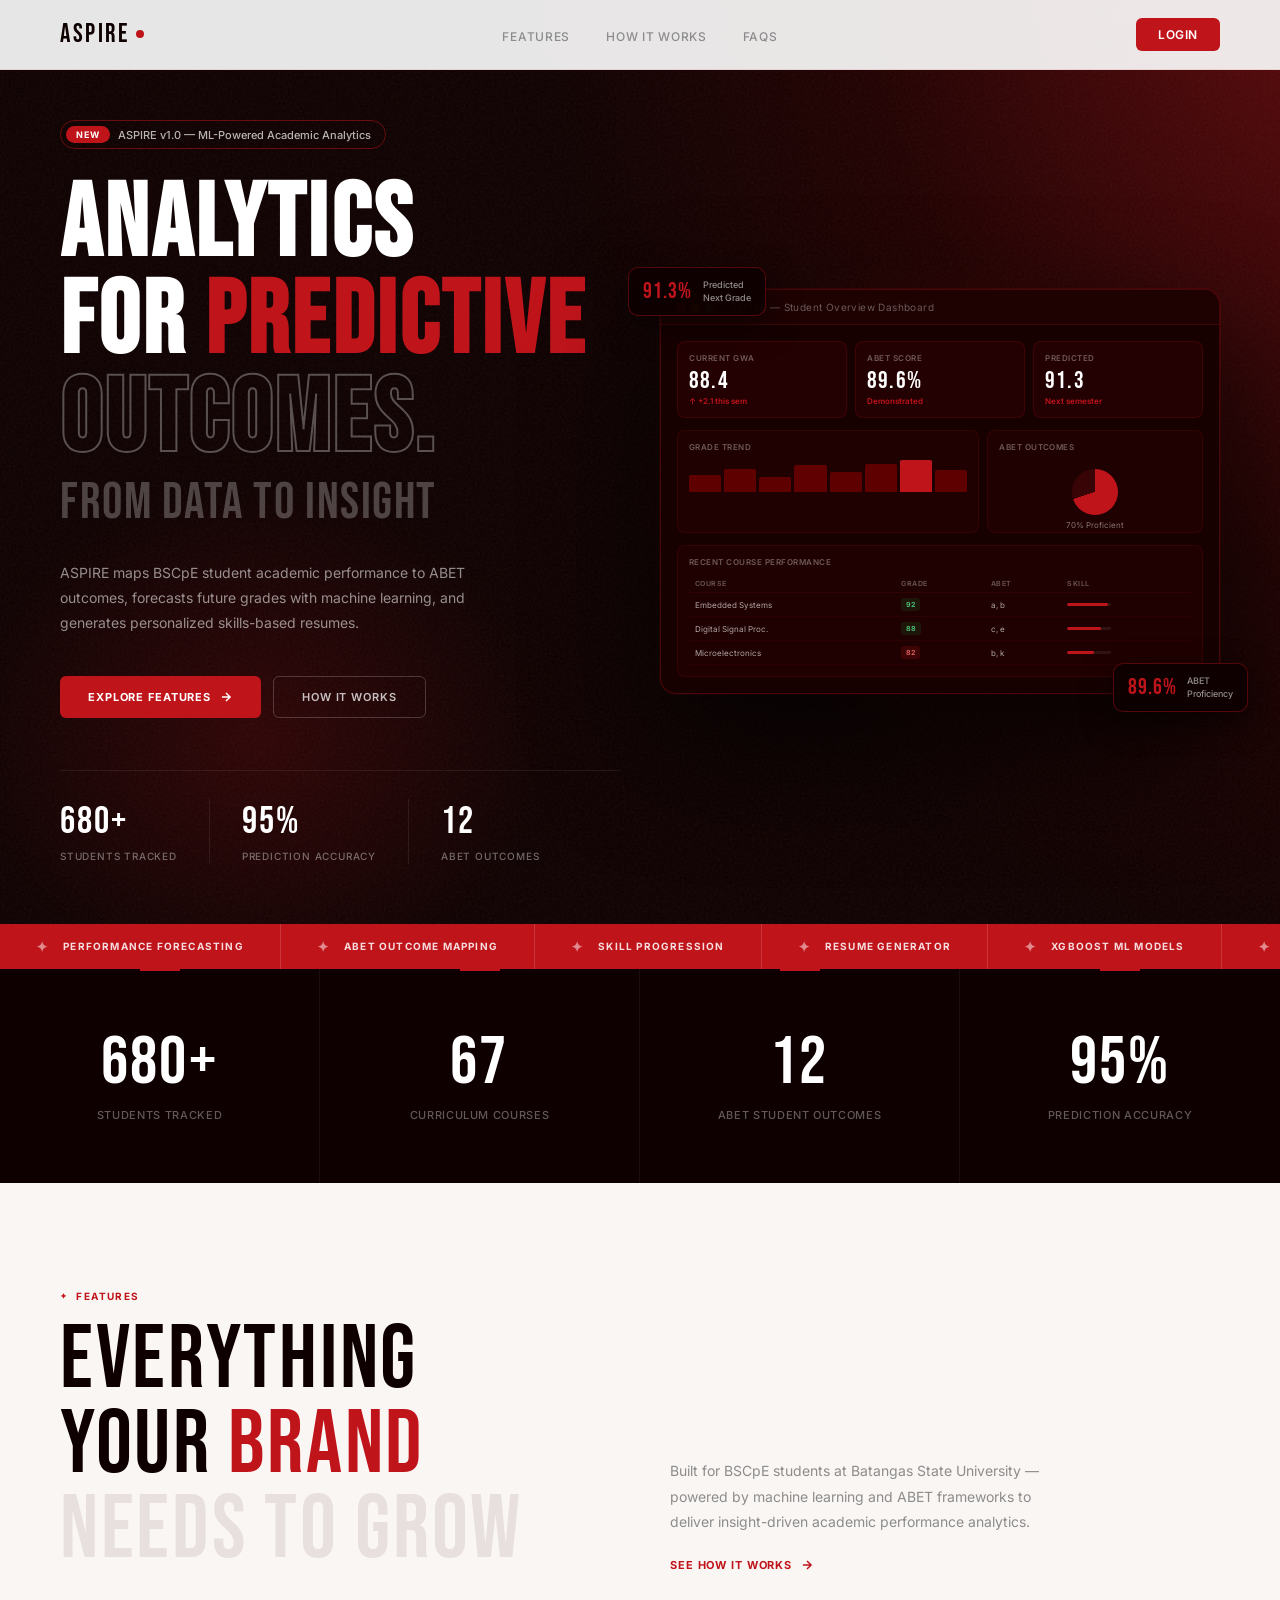
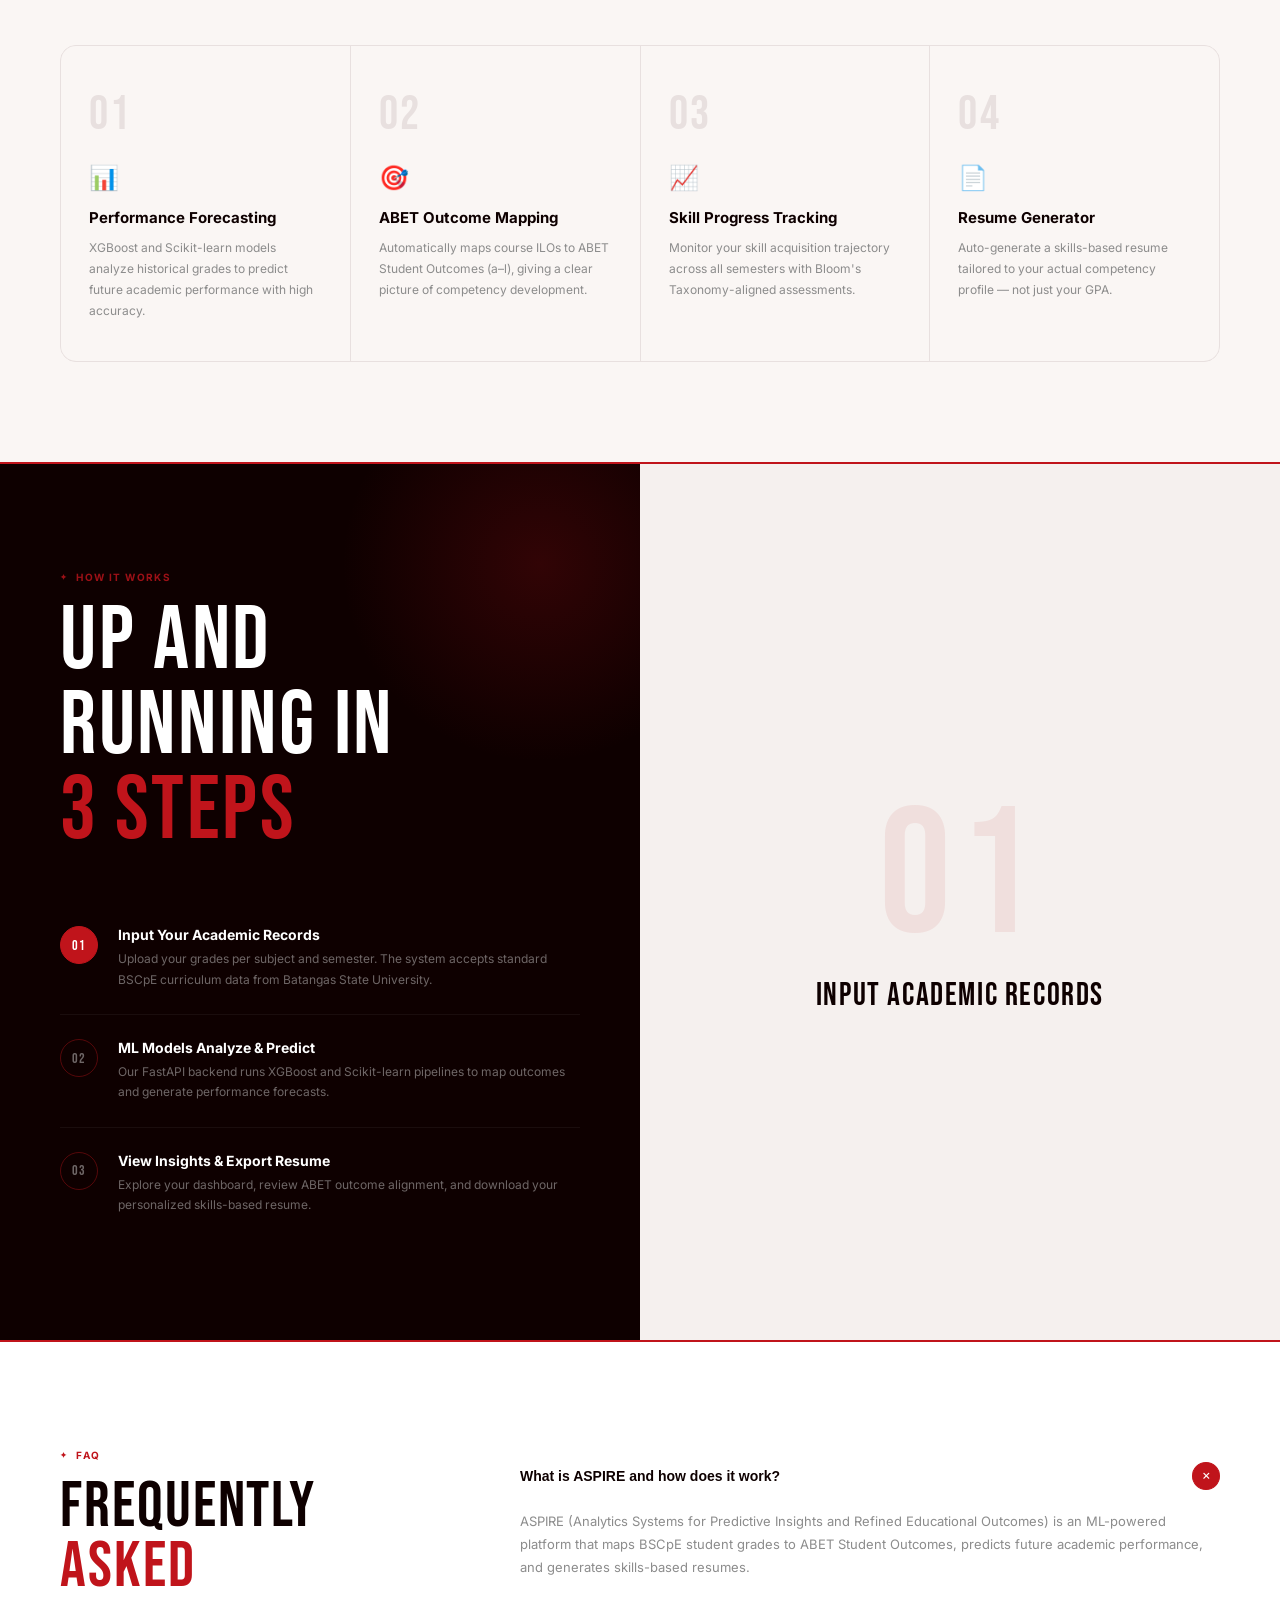
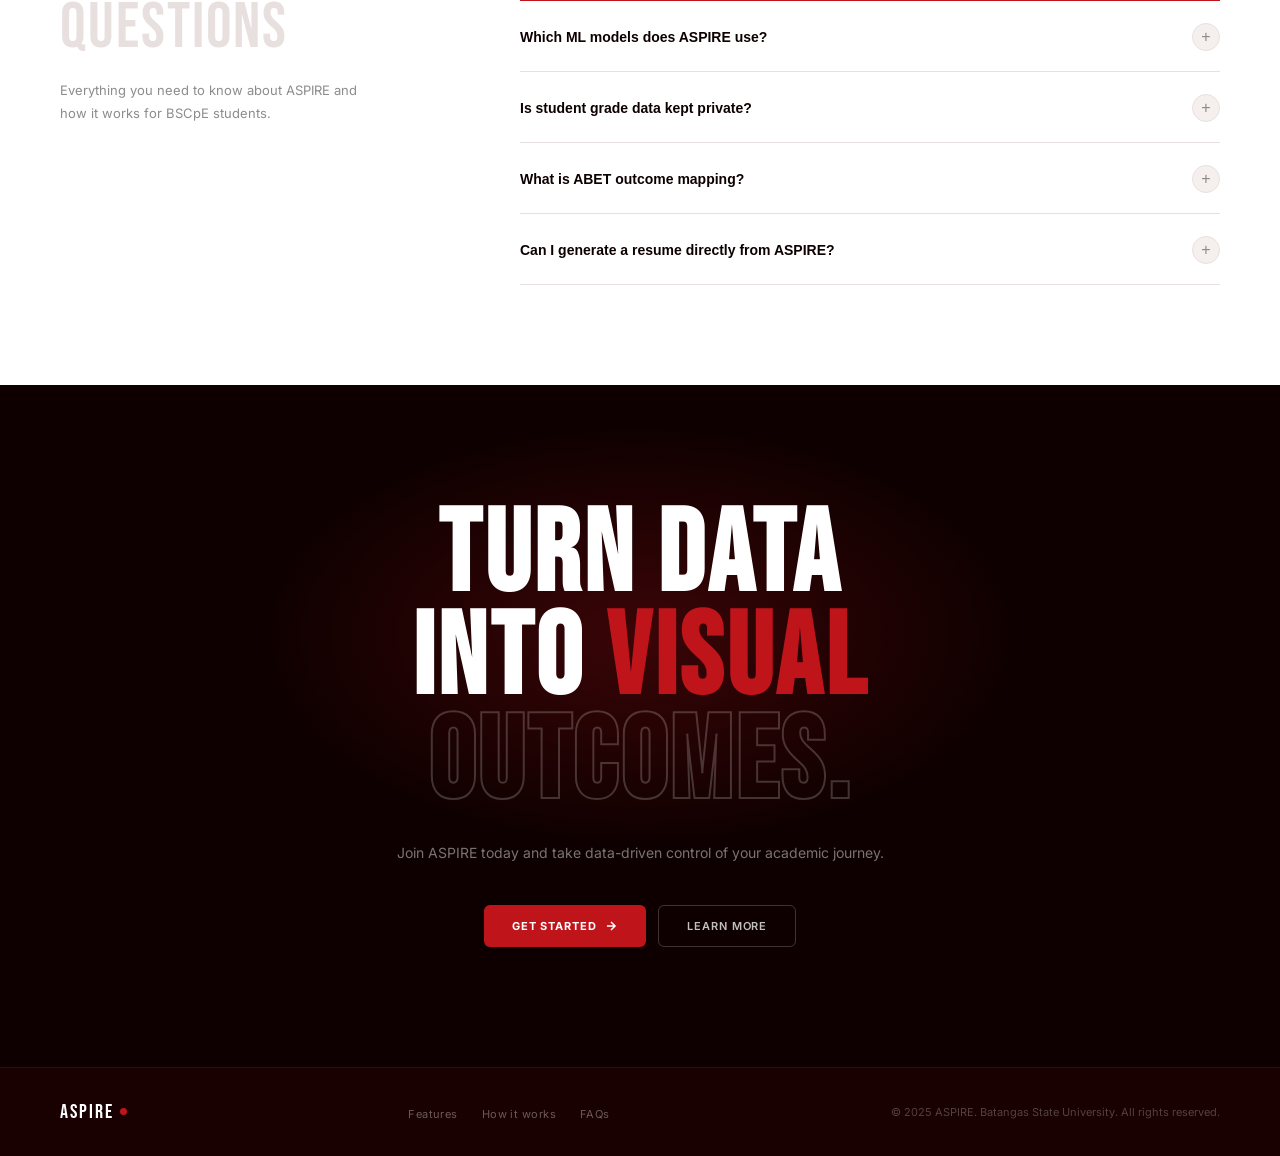
<file: aspire_landing_new.html>
<!DOCTYPE html>
<html lang="en">
<head>
<meta charset="UTF-8">
<meta name="viewport" content="width=device-width, initial-scale=1.0">
<title>ASPIRE — Analytics for Predictive Educational Outcomes</title>
<meta name="description" content="ASPIRE maps student academic performance to real outcomes, forecasts future grades with machine learning, and generates personalized skills-based resumes.">
<link rel="preconnect" href="https://fonts.googleapis.com">
<link href="https://fonts.googleapis.com/css2?family=Bebas+Neue&family=Inter:wght@300;400;500;600&family=Manrope:wght@400;500;600;700;800;900&display=swap" rel="stylesheet">
<style>
*,*::before,*::after{box-sizing:border-box;margin:0;padding:0}
:root{
  --red:#C0141B;
  --red-dark:#8B0000;
  --red-light:#E52D2D;
  --white:#FFFFFF;
  --off-white:#F5F0EE;
  --cream:#FAF6F4;
  --dark:#0E0000;
  --dark2:#1A0101;
  --grey:#8C8C8C;
  --light-grey:#E8E0DF;
}
html{scroll-behavior:smooth}
body{background:var(--white);color:var(--dark);font-family:'Inter',sans-serif;overflow-x:hidden}
::-webkit-scrollbar{width:3px}
::-webkit-scrollbar-track{background:var(--off-white)}
::-webkit-scrollbar-thumb{background:var(--red);border-radius:2px}

/* ── NAVBAR ── */
nav{
  position:fixed;top:0;left:0;right:0;z-index:100;
  display:flex;align-items:center;justify-content:space-between;
  padding:18px 60px;
  background:rgba(255,255,255,0.9);
  backdrop-filter:blur(20px);
  -webkit-backdrop-filter:blur(20px);
  border-bottom:1px solid rgba(192,20,27,0.1);
  transition:all 0.3s;
}
nav.scrolled{background:rgba(255,255,255,0.98);box-shadow:0 2px 20px rgba(0,0,0,0.06)}
.nav-logo{font-family:'Bebas Neue',sans-serif;font-size:26px;color:var(--dark);text-decoration:none;letter-spacing:0.1em;display:flex;align-items:center;gap:6px}
.nav-logo .dot{width:8px;height:8px;background:var(--red);border-radius:50%;display:inline-block;margin-bottom:2px}
.nav-links{display:flex;align-items:center;gap:36px;list-style:none;position:absolute;left:50%;transform:translateX(-50%)}
.nav-links a{font-size:12px;font-weight:500;color:var(--grey);text-decoration:none;transition:color 0.2s;letter-spacing:0.06em;text-transform:uppercase}
.nav-links a:hover{color:var(--dark)}
.nav-right{display:flex;align-items:center;gap:10px}
.nav-login{font-size:12px;font-weight:600;color:var(--white);background:var(--red);border:none;padding:9px 22px;border-radius:6px;cursor:pointer;transition:all 0.2s;text-decoration:none;letter-spacing:0.05em;text-transform:uppercase}
.nav-login:hover{background:var(--red-dark);transform:translateY(-1px)}
.mobile-menu-btn{display:none;background:none;border:none;color:var(--dark);cursor:pointer;padding:4px}

/* ── HERO ── */
.hero{
  min-height:100vh;
  background:var(--dark);
  position:relative;
  overflow:hidden;
  display:flex;
  flex-direction:column;
}
/* Red gradient bg */
.hero::before{
  content:'';position:absolute;
  top:-20%;right:-10%;
  width:70%;height:130%;
  background:radial-gradient(ellipse at top right,rgba(192,20,27,0.55) 0%,rgba(139,0,0,0.15) 45%,transparent 70%);
  z-index:0;
}
.hero::after{
  content:'';position:absolute;
  bottom:-10%;left:-5%;
  width:50%;height:60%;
  background:radial-gradient(ellipse,rgba(192,20,27,0.18) 0%,transparent 65%);
  z-index:0;
}
/* Grain texture */
.hero-grain{
  position:absolute;inset:0;z-index:1;opacity:0.06;
  background-image:url("data:image/svg+xml,%3Csvg viewBox='0 0 512 512' xmlns='http://www.w3.org/2000/svg'%3E%3Cfilter id='noise'%3E%3CfeTurbulence type='fractalNoise' baseFrequency='0.75' numOctaves='4' stitchTiles='stitch'/%3E%3C/filter%3E%3Crect width='100%25' height='100%25' filter='url(%23noise)'/%3E%3C/svg%3E");
  pointer-events:none;
}
.hero-nav-spacer{height:80px;flex-shrink:0}
.hero-body{
  flex:1;display:grid;
  grid-template-columns:1fr 1fr;
  align-items:center;
  padding:40px 60px 60px;
  position:relative;z-index:2;
  gap:40px;
}
/* Tag pill */
.hero-tag{
  display:inline-flex;align-items:center;gap:8px;
  border:1px solid rgba(192,20,27,0.5);
  border-radius:100px;padding:5px 14px 5px 5px;
  margin-bottom:28px;
  animation:fadeUp 0.6s ease both;
}
.hero-tag .pill{background:var(--red);color:white;font-size:9px;font-weight:700;padding:3px 10px;border-radius:100px;letter-spacing:0.1em;text-transform:uppercase}
.hero-tag span{font-size:11px;font-weight:500;color:rgba(255,255,255,0.7)}
/* Big headline */
.hero-headline{
  font-family:'Bebas Neue',sans-serif;
  font-size:clamp(72px,8vw,120px);
  line-height:0.95;
  letter-spacing:0.03em;
  color:var(--white);
  margin-bottom:8px;
  animation:fadeUp 0.7s 0.1s ease both;
}
.hero-headline .red{color:var(--red)}
.hero-headline .outline{
  -webkit-text-stroke:2px rgba(255,255,255,0.3);
  color:transparent;
}
.hero-sub-head{
  font-family:'Bebas Neue',sans-serif;
  font-size:clamp(36px,4vw,58px);
  line-height:1;
  letter-spacing:0.03em;
  color:rgba(255,255,255,0.25);
  margin-bottom:32px;
  animation:fadeUp 0.7s 0.15s ease both;
}
.hero-desc{
  font-size:14px;font-weight:400;
  line-height:1.8;
  color:rgba(255,255,255,0.55);
  max-width:440px;
  margin-bottom:40px;
  animation:fadeUp 0.7s 0.2s ease both;
}
.hero-actions{display:flex;gap:12px;flex-wrap:wrap;animation:fadeUp 0.7s 0.3s ease both}
.btn-red{
  font-size:11px;font-weight:700;
  color:white;background:var(--red);border:none;
  padding:13px 28px;border-radius:6px;cursor:pointer;
  transition:all 0.2s;text-decoration:none;
  display:inline-flex;align-items:center;gap:8px;
  letter-spacing:0.08em;text-transform:uppercase;
}
.btn-red:hover{background:var(--red-light);transform:translateY(-2px);box-shadow:0 12px 40px rgba(192,20,27,0.5)}
.btn-outline-white{
  font-size:11px;font-weight:600;
  color:rgba(255,255,255,0.75);background:transparent;
  border:1px solid rgba(255,255,255,0.2);
  padding:13px 28px;border-radius:6px;cursor:pointer;
  transition:all 0.2s;text-decoration:none;
  display:inline-flex;align-items:center;gap:8px;
  letter-spacing:0.08em;text-transform:uppercase;
}
.btn-outline-white:hover{background:rgba(255,255,255,0.08);color:white}

/* Stats row in hero */
.hero-stats-row{
  display:flex;gap:0;
  margin-top:52px;
  padding-top:28px;border-top:1px solid rgba(255,255,255,0.08);
  animation:fadeUp 0.7s 0.4s ease both;
}
.hero-stat{padding:0 32px 0 0;margin-right:32px;border-right:1px solid rgba(255,255,255,0.08)}
.hero-stat:last-child{border-right:none}
.hero-stat-val{font-family:'Bebas Neue',sans-serif;font-size:38px;color:var(--white);display:block;letter-spacing:0.05em}
.hero-stat-label{font-size:10px;font-weight:500;color:rgba(255,255,255,0.4);letter-spacing:0.08em;text-transform:uppercase}

/* Dashboard mockup right */
.hero-right{position:relative;animation:fadeUp 0.9s 0.3s ease both}
.hero-right::before{
  content:'';position:absolute;
  top:-40px;left:-40px;right:-40px;bottom:-40px;
  background:radial-gradient(ellipse at center,rgba(192,20,27,0.25) 0%,transparent 70%);
  z-index:0;pointer-events:none;
}
.dash-window{
  background:#160000;
  border-radius:16px;
  border:1px solid rgba(192,20,27,0.3);
  overflow:hidden;
  box-shadow:0 50px 120px rgba(0,0,0,0.7),0 0 0 1px rgba(192,20,27,0.15);
  position:relative;z-index:1;
}
.dash-topbar{
  background:#1E0202;border-bottom:1px solid rgba(192,20,27,0.2);
  padding:11px 16px;display:flex;align-items:center;gap:8px;
}
.dash-dots{display:flex;gap:5px}
.dash-dot{width:9px;height:9px;border-radius:50%}
.dd-r{background:#C0141B}.dd-y{background:#BF8000}.dd-g{background:#1A7A3A}
.dash-title-bar{font-size:10px;color:rgba(255,255,255,0.35);margin-left:8px;letter-spacing:0.04em}
.dash-body{padding:16px}
.dash-metrics{display:grid;grid-template-columns:repeat(3,1fr);gap:8px;margin-bottom:12px}
.d-metric{
  background:rgba(192,20,27,0.08);
  border:1px solid rgba(192,20,27,0.18);
  border-radius:8px;padding:11px;
}
.d-metric-label{font-size:8px;font-weight:600;color:rgba(255,255,255,0.35);letter-spacing:0.07em;text-transform:uppercase;margin-bottom:3px}
.d-metric-val{font-family:'Bebas Neue',sans-serif;font-size:24px;color:var(--white);letter-spacing:0.05em;display:block}
.d-metric-sub{font-size:8px;color:var(--red);font-weight:600;margin-top:1px}
.dash-row2{display:grid;grid-template-columns:1.4fr 1fr;gap:8px;margin-bottom:12px}
.d-box{background:rgba(192,20,27,0.06);border:1px solid rgba(192,20,27,0.12);border-radius:8px;padding:11px}
.d-box-title{font-size:8px;font-weight:600;color:rgba(255,255,255,0.35);letter-spacing:0.06em;text-transform:uppercase;margin-bottom:8px}
.mini-bars{display:flex;align-items:flex-end;gap:3px;height:32px}
.mb{flex:1;background:rgba(139,0,0,0.6);border-radius:2px 2px 0 0;transition:opacity 0.2s}
.mb.hi{background:var(--red);opacity:1}
.mb:nth-child(1){height:55%}.mb:nth-child(2){height:72%}.mb:nth-child(3){height:48%}
.mb:nth-child(4){height:85%}.mb:nth-child(5){height:64%}.mb:nth-child(6){height:90%}
.mb:nth-child(7){height:100%}.mb:nth-child(8){height:70%}
.donut-wrap{display:flex;flex-direction:column;align-items:center;justify-content:center;height:100%}
.donut{width:46px;height:46px;border-radius:50%;background:conic-gradient(var(--red) 0deg 252deg,rgba(192,20,27,0.15) 252deg 360deg);margin-bottom:5px}
.donut-lbl{font-size:8px;color:rgba(255,255,255,0.45);text-align:center}
.d-table{width:100%;border-collapse:collapse}
.d-table th{font-size:7px;font-weight:700;color:rgba(255,255,255,0.3);letter-spacing:0.07em;text-transform:uppercase;padding:4px 6px;border-bottom:1px solid rgba(192,20,27,0.1);text-align:left}
.d-table td{font-size:8px;color:rgba(255,255,255,0.65);padding:5px 6px;border-bottom:1px solid rgba(192,20,27,0.06)}
.gb{display:inline-block;padding:2px 5px;border-radius:3px;font-weight:700;font-size:7px}
.ga{background:rgba(26,122,58,0.18);color:#4dbf78}.gb2{background:rgba(192,20,27,0.18);color:#e06060}
.sbw{width:44px;height:3px;background:rgba(255,255,255,0.07);border-radius:2px;overflow:hidden}
.sbf{height:100%;background:var(--red);border-radius:2px}
/* Floating cards on dashboard */
.f-card{
  position:absolute;
  background:rgba(14,0,0,0.9);
  backdrop-filter:blur(14px);
  border:1px solid rgba(192,20,27,0.4);
  border-radius:10px;padding:10px 14px;
  display:flex;align-items:center;gap:10px;
  animation:float 4s ease-in-out infinite;
  z-index:3;box-shadow:0 10px 30px rgba(0,0,0,0.5);
}
.f-card:nth-child(2){animation-delay:-2s}
.f-card-val{font-family:'Bebas Neue',sans-serif;font-size:22px;color:var(--red);letter-spacing:0.05em}
.f-card-lbl{font-size:9px;font-weight:500;color:rgba(255,255,255,0.55);line-height:1.4}
.fc-tl{top:-22px;left:-32px}
.fc-br{bottom:-18px;right:-28px}

/* ── MARQUEE ── */
.marquee-section{
  overflow:hidden;
  background:var(--red);
  padding:0;
}
.marquee-track{display:flex;gap:0;animation:marquee 22s linear infinite;white-space:nowrap}
.marquee-item{
  display:inline-flex;align-items:center;gap:14px;
  padding:14px 36px;border-right:1px solid rgba(255,255,255,0.15);
  font-size:10px;font-weight:700;
  color:rgba(255,255,255,0.85);letter-spacing:0.12em;text-transform:uppercase;
  flex-shrink:0;
}
.marquee-item .m-star{font-size:14px;color:rgba(255,255,255,0.5)}
@keyframes marquee{from{transform:translateX(0)}to{transform:translateX(-50%)}}

/* ── STATS STRIP ── */
.stats-strip{
  display:grid;grid-template-columns:repeat(4,1fr);
  background:var(--dark);
}
.stat-item{
  padding:60px 40px;text-align:center;
  border-right:1px solid rgba(255,255,255,0.05);
  position:relative;
}
.stat-item:last-child{border-right:none}
.stat-item::before{content:'';position:absolute;top:0;left:50%;transform:translateX(-50%);width:40px;height:2px;background:var(--red)}
.stat-num{font-family:'Bebas Neue',sans-serif;font-size:68px;color:var(--white);display:block;line-height:1;margin-bottom:6px;letter-spacing:0.03em}
.stat-label{font-size:11px;color:rgba(255,255,255,0.35);font-weight:500;letter-spacing:0.06em;text-transform:uppercase}

/* ── SECTION COMMON ── */
.section-eyebrow{
  display:inline-flex;align-items:center;gap:8px;
  font-size:10px;font-weight:700;
  color:var(--red);letter-spacing:0.14em;text-transform:uppercase;
  margin-bottom:16px;
}
.section-eyebrow::before{content:'✦';font-size:8px}
.section-title-big{
  font-family:'Bebas Neue',sans-serif;
  font-size:clamp(52px,7vw,100px);
  line-height:0.95;letter-spacing:0.03em;
  color:var(--dark);margin-bottom:0;
}
.section-title-big .grey{color:var(--light-grey)}
.section-title-big .red{color:var(--red)}

/* ── FEATURES ── */
#features{
  padding:100px 60px;
  background:var(--cream);
}
.features-top{display:grid;grid-template-columns:1fr 1fr;gap:60px;align-items:end;margin-bottom:72px}
.features-intro p{font-size:14px;line-height:1.8;color:var(--grey);max-width:380px;margin-top:24px}
.feature-link{display:inline-flex;align-items:center;gap:8px;font-size:11px;font-weight:700;color:var(--red);letter-spacing:0.08em;text-transform:uppercase;text-decoration:none;margin-top:24px;transition:gap 0.2s}
.feature-link:hover{gap:14px}
.features-grid{
  display:grid;grid-template-columns:repeat(4,1fr);
  gap:1px;background:var(--light-grey);
  border-radius:16px;overflow:hidden;
  border:1px solid var(--light-grey);
}
.feat-card{
  background:var(--cream);padding:40px 28px;
  position:relative;overflow:hidden;
  transition:background 0.3s,transform 0.3s;
}
.feat-card::after{
  content:'';position:absolute;bottom:0;left:0;right:0;height:3px;
  background:var(--red);transform:scaleX(0);transform-origin:left;
  transition:transform 0.4s ease;
}
.feat-card:hover{background:var(--white)}
.feat-card:hover::after{transform:scaleX(1)}
.feat-num{font-family:'Bebas Neue',sans-serif;font-size:48px;color:var(--light-grey);letter-spacing:0.05em;display:block;margin-bottom:20px;transition:color 0.3s}
.feat-card:hover .feat-num{color:rgba(192,20,27,0.15)}
.feat-icon{font-size:24px;margin-bottom:16px;display:block}
.feat-title{font-size:15px;font-weight:700;color:var(--dark);margin-bottom:10px}
.feat-desc{font-size:12px;color:var(--grey);line-height:1.75}

/* ── HOW IT WORKS ── */
#how-it-works{
  padding:0;background:var(--white);
  display:grid;grid-template-columns:1fr 1fr;
}
.how-left{
  padding:100px 60px;
  background:var(--dark);
  position:relative;overflow:hidden;
}
.how-left::before{
  content:'';position:absolute;top:-100px;right:-100px;
  width:400px;height:400px;
  background:radial-gradient(circle,rgba(192,20,27,0.2) 0%,transparent 70%);
}
.how-left .section-eyebrow{color:rgba(192,20,27,0.8)}
.how-left .section-title-big{color:var(--white)}
.how-left .section-title-big .grey{color:rgba(255,255,255,0.15)}
.steps-list{margin-top:48px;display:flex;flex-direction:column}
.step-item{
  display:flex;gap:20px;padding:24px 0;
  border-bottom:1px solid rgba(255,255,255,0.05);
  cursor:pointer;transition:all 0.2s;
}
.step-item:last-child{border-bottom:none}
.step-item.active .step-num{background:var(--red);color:white;border-color:var(--red)}
.step-num{
  width:38px;height:38px;min-width:38px;border-radius:50%;
  border:1px solid rgba(192,20,27,0.4);
  display:flex;align-items:center;justify-content:center;
  font-family:'Bebas Neue',sans-serif;font-size:14px;
  color:rgba(255,255,255,0.4);transition:all 0.3s;letter-spacing:0.05em;
}
.step-title{font-size:14px;font-weight:700;color:var(--white);margin-bottom:6px}
.step-desc{font-size:12px;color:rgba(255,255,255,0.4);line-height:1.7}

.how-right{
  padding:100px 60px;
  background:var(--off-white);
  display:flex;align-items:center;justify-content:center;
  position:relative;overflow:hidden;
}
.how-visual-box{
  text-align:center;position:relative;z-index:1;
}
.how-big-num{
  font-family:'Bebas Neue',sans-serif;
  font-size:180px;line-height:1;
  color:rgba(192,20,27,0.08);
  display:block;margin-bottom:8px;letter-spacing:0.05em;
  transition:all 0.5s;
}
.how-visual-label{
  font-family:'Bebas Neue',sans-serif;
  font-size:32px;color:var(--dark);
  letter-spacing:0.05em;transition:all 0.4s;
}

/* ── FAQ ── */
#faq{padding:100px 60px;background:var(--white)}
.faq-grid{display:grid;grid-template-columns:380px 1fr;gap:80px;align-items:start}
.faq-list{display:flex;flex-direction:column;gap:2px}
.faq-item{
  border-bottom:1px solid var(--light-grey);
  overflow:hidden;transition:border-color 0.2s;
}
.faq-item.open{border-color:var(--red)}
.faq-question{
  width:100%;display:flex;align-items:center;justify-content:space-between;
  padding:20px 0;background:transparent;border:none;
  font-size:14px;font-weight:600;
  color:var(--dark);cursor:pointer;text-align:left;transition:color 0.2s;
}
.faq-question:hover{color:var(--red)}
.faq-icon{
  width:28px;height:28px;min-width:28px;border-radius:50%;
  background:var(--off-white);border:1px solid var(--light-grey);
  display:flex;align-items:center;justify-content:center;
  color:var(--grey);font-size:16px;font-weight:300;
  transition:transform 0.3s,background 0.2s,color 0.2s;
}
.faq-item.open .faq-icon{transform:rotate(45deg);background:var(--red);color:white;border-color:var(--red)}
.faq-answer{max-height:0;overflow:hidden;transition:max-height 0.4s ease,padding 0.3s}
.faq-item.open .faq-answer{max-height:200px;padding-bottom:20px}
.faq-answer p{font-size:13px;color:var(--grey);line-height:1.8}

/* ── CTA ── */
.cta-section{
  padding:120px 60px;text-align:center;
  background:var(--dark);
  position:relative;overflow:hidden;
}
.cta-section::before{
  content:'';position:absolute;top:0;left:50%;transform:translateX(-50%);
  width:900px;height:500px;
  background:radial-gradient(ellipse,rgba(192,20,27,0.25) 0%,transparent 60%);
}
.cta-big{
  font-family:'Bebas Neue',sans-serif;
  font-size:clamp(60px,9vw,130px);
  line-height:0.9;letter-spacing:0.03em;
  color:var(--white);margin-bottom:28px;
  position:relative;z-index:1;
}
.cta-big .red{color:var(--red)}
.cta-big .outline{-webkit-text-stroke:2px rgba(255,255,255,0.2);color:transparent}
.cta-sub{font-size:14px;color:rgba(255,255,255,0.45);margin-bottom:44px;position:relative;z-index:1}
.cta-actions{display:flex;gap:12px;justify-content:center;flex-wrap:wrap;position:relative;z-index:1}

/* ── FOOTER ── */
footer{
  padding:32px 60px;
  border-top:1px solid rgba(255,255,255,0.06);
  display:flex;align-items:center;justify-content:space-between;
  background:var(--dark2);
}
.footer-logo{font-family:'Bebas Neue',sans-serif;font-size:20px;color:var(--white);display:flex;align-items:center;gap:6px;letter-spacing:0.1em}
.footer-logo .dot{width:7px;height:7px;background:var(--red);border-radius:50%}
.footer-copy{font-size:11px;color:rgba(255,255,255,0.25)}
.footer-links{display:flex;gap:24px;list-style:none}
.footer-links a{font-size:11px;color:rgba(255,255,255,0.35);text-decoration:none;transition:color 0.2s;letter-spacing:0.04em}
.footer-links a:hover{color:var(--red)}

/* ── ANIMATIONS ── */
@keyframes fadeUp{from{opacity:0;transform:translateY(28px)}to{opacity:1;transform:translateY(0)}}
@keyframes float{0%,100%{transform:translateY(0)}50%{transform:translateY(-10px)}}
.reveal{opacity:0;transform:translateY(32px);transition:opacity 0.75s ease,transform 0.75s ease}
.reveal.visible{opacity:1;transform:none}

/* Mobile overlay */
.mobile-overlay{
  display:none;position:fixed;inset:0;z-index:200;
  background:rgba(14,0,0,0.98);
  flex-direction:column;align-items:center;justify-content:center;gap:36px;
}
.mobile-overlay.open{display:flex}
.mobile-overlay a{font-family:'Bebas Neue',sans-serif;font-size:44px;color:white;text-decoration:none;letter-spacing:0.1em;transition:color 0.2s}
.mobile-overlay a:hover{color:var(--red)}
.mobile-close{position:absolute;top:24px;right:28px;background:none;border:none;color:white;font-size:28px;cursor:pointer}

/* ── RESPONSIVE ── */
@media(max-width:1100px){
  .hero-body{grid-template-columns:1fr;text-align:center;padding:40px 32px 60px}
  .hero-desc,.hero-tag{margin-left:auto;margin-right:auto}
  .hero-actions{justify-content:center}
  .hero-stats-row{justify-content:center}
  .hero-right{display:none}
  .features-grid{grid-template-columns:repeat(2,1fr)}
  #how-it-works{grid-template-columns:1fr}
}
@media(max-width:900px){
  nav{padding:16px 24px}
  .nav-links,.nav-login{display:none}
  .mobile-menu-btn{display:block}
  #features,#faq{padding:70px 24px}
  .how-left,.how-right{padding:70px 24px}
  .faq-grid{grid-template-columns:1fr;gap:40px}
  .stats-strip{grid-template-columns:repeat(2,1fr)}
  footer{flex-direction:column;gap:16px;text-align:center;padding:24px}
  .footer-links{flex-wrap:wrap;justify-content:center}
  .cta-section{padding:80px 24px}
  .features-grid{grid-template-columns:1fr}
  .features-top{grid-template-columns:1fr}
}

/* Accent horizontal rule */
.red-rule{height:2px;background:var(--red);margin:0}
</style>
</head>
<body>

<!-- MOBILE OVERLAY -->
<div class="mobile-overlay" id="mobileMenu">
  <button class="mobile-close" onclick="toggleMenu()">✕</button>
  <a href="#features" onclick="toggleMenu()">Features</a>
  <a href="#how-it-works" onclick="toggleMenu()">How It Works</a>
  <a href="#faq" onclick="toggleMenu()">FAQs</a>
  <a href="#" class="btn-red" style="font-family:'Bebas Neue',sans-serif;font-size:24px;letter-spacing:0.1em;" onclick="toggleMenu()">Login</a>
</div>

<!-- NAVBAR -->
<nav id="navbar">
  <a href="#" class="nav-logo">ASPIRE<span class="dot"></span></a>
  <ul class="nav-links">
    <li><a href="#features">Features</a></li>
    <li><a href="#how-it-works">How it works</a></li>
    <li><a href="#faq">FAQs</a></li>
  </ul>
  <div class="nav-right">
    <a href="#" class="nav-login">Login</a>
  </div>
  <button class="mobile-menu-btn" onclick="toggleMenu()">
    <svg width="22" height="22" fill="none" stroke="currentColor" stroke-width="2" viewBox="0 0 24 24"><path d="M3 12h18M3 6h18M3 18h18"/></svg>
  </button>
</nav>

<!-- ── HERO ── -->
<section class="hero" id="home">
  <div class="hero-grain"></div>
  <div class="hero-nav-spacer"></div>

  <div class="hero-body">
    <!-- LEFT -->
    <div class="hero-left">
      <div class="hero-tag">
        <span class="pill">NEW</span>
        <span>ASPIRE v1.0 — ML-Powered Academic Analytics</span>
      </div>
      <h1 class="hero-headline">
        ANALYTICS<br>
        FOR <span class="red">PREDICTIVE</span><br>
        <span class="outline">OUTCOMES.</span>
      </h1>
      <p class="hero-sub-head">FROM DATA TO INSIGHT</p>
      <p class="hero-desc">ASPIRE maps BSCpE student academic performance to ABET outcomes, forecasts future grades with machine learning, and generates personalized skills-based resumes.</p>
      <div class="hero-actions">
        <a href="#features" class="btn-red">
          Explore Features
          <svg width="14" height="14" fill="none" stroke="currentColor" stroke-width="2.5" viewBox="0 0 24 24"><path d="M5 12h14M12 5l7 7-7 7"/></svg>
        </a>
        <a href="#how-it-works" class="btn-outline-white">How it works</a>
      </div>
      <div class="hero-stats-row">
        <div class="hero-stat">
          <span class="hero-stat-val">680+</span>
          <span class="hero-stat-label">Students Tracked</span>
        </div>
        <div class="hero-stat">
          <span class="hero-stat-val">95%</span>
          <span class="hero-stat-label">Prediction Accuracy</span>
        </div>
        <div class="hero-stat">
          <span class="hero-stat-val">12</span>
          <span class="hero-stat-label">ABET Outcomes</span>
        </div>
      </div>
    </div>

    <!-- RIGHT: Dashboard mockup -->
    <div class="hero-right">
      <!-- Floating badges -->
      <div class="f-card fc-tl">
        <div class="f-card-val">91.3%</div>
        <div class="f-card-lbl">Predicted<br>Next Grade</div>
      </div>
      <div class="f-card fc-br">
        <div class="f-card-val">89.6%</div>
        <div class="f-card-lbl">ABET<br>Proficiency</div>
      </div>

      <div class="dash-window">
        <div class="dash-topbar">
          <div class="dash-dots">
            <div class="dash-dot dd-r"></div>
            <div class="dash-dot dd-y"></div>
            <div class="dash-dot dd-g"></div>
          </div>
          <span class="dash-title-bar">ASPIRE — Student Overview Dashboard</span>
        </div>
        <div class="dash-body">
          <div class="dash-metrics">
            <div class="d-metric">
              <div class="d-metric-label">Current GWA</div>
              <span class="d-metric-val">88.4</span>
              <div class="d-metric-sub">↑ +2.1 this sem</div>
            </div>
            <div class="d-metric">
              <div class="d-metric-label">ABET Score</div>
              <span class="d-metric-val">89.6%</span>
              <div class="d-metric-sub">Demonstrated</div>
            </div>
            <div class="d-metric">
              <div class="d-metric-label">Predicted</div>
              <span class="d-metric-val">91.3</span>
              <div class="d-metric-sub">Next semester</div>
            </div>
          </div>
          <div class="dash-row2">
            <div class="d-box">
              <div class="d-box-title">Grade Trend</div>
              <div class="mini-bars">
                <div class="mb"></div><div class="mb"></div><div class="mb"></div>
                <div class="mb"></div><div class="mb"></div><div class="mb"></div>
                <div class="mb hi"></div><div class="mb"></div>
              </div>
            </div>
            <div class="d-box">
              <div class="d-box-title">ABET Outcomes</div>
              <div class="donut-wrap">
                <div class="donut"></div>
                <div class="donut-lbl">70% Proficient</div>
              </div>
            </div>
          </div>
          <div class="d-box">
            <div class="d-box-title">Recent Course Performance</div>
            <table class="d-table">
              <thead>
                <tr>
                  <th>Course</th><th>Grade</th><th>ABET</th><th>Skill</th>
                </tr>
              </thead>
              <tbody>
                <tr>
                  <td>Embedded Systems</td>
                  <td><span class="gb ga">92</span></td>
                  <td>a, b</td>
                  <td><div class="sbw"><div class="sbf" style="width:92%"></div></div></td>
                </tr>
                <tr>
                  <td>Digital Signal Proc.</td>
                  <td><span class="gb ga">88</span></td>
                  <td>c, e</td>
                  <td><div class="sbw"><div class="sbf" style="width:78%"></div></div></td>
                </tr>
                <tr>
                  <td>Microelectronics</td>
                  <td><span class="gb gb2">82</span></td>
                  <td>b, k</td>
                  <td><div class="sbw"><div class="sbf" style="width:62%"></div></div></td>
                </tr>
              </tbody>
            </table>
          </div>
        </div>
      </div>
    </div>
  </div>
</section>

<!-- MARQUEE (red bar) -->
<div class="marquee-section">
  <div class="marquee-track">
    <div class="marquee-item"><span class="m-star">✦</span>Performance Forecasting</div>
    <div class="marquee-item"><span class="m-star">✦</span>ABET Outcome Mapping</div>
    <div class="marquee-item"><span class="m-star">✦</span>Skill Progression</div>
    <div class="marquee-item"><span class="m-star">✦</span>Resume Generator</div>
    <div class="marquee-item"><span class="m-star">✦</span>XGBoost ML Models</div>
    <div class="marquee-item"><span class="m-star">✦</span>FastAPI Backend</div>
    <div class="marquee-item"><span class="m-star">✦</span>BSCpE Curriculum</div>
    <div class="marquee-item"><span class="m-star">✦</span>Batangas State University</div>
    <!-- duplicate -->
    <div class="marquee-item"><span class="m-star">✦</span>Performance Forecasting</div>
    <div class="marquee-item"><span class="m-star">✦</span>ABET Outcome Mapping</div>
    <div class="marquee-item"><span class="m-star">✦</span>Skill Progression</div>
    <div class="marquee-item"><span class="m-star">✦</span>Resume Generator</div>
    <div class="marquee-item"><span class="m-star">✦</span>XGBoost ML Models</div>
    <div class="marquee-item"><span class="m-star">✦</span>FastAPI Backend</div>
    <div class="marquee-item"><span class="m-star">✦</span>BSCpE Curriculum</div>
    <div class="marquee-item"><span class="m-star">✦</span>Batangas State University</div>
  </div>
</div>

<!-- STATS STRIP (dark) -->
<div class="stats-strip reveal">
  <div class="stat-item">
    <span class="stat-num">680+</span>
    <span class="stat-label">Students Tracked</span>
  </div>
  <div class="stat-item">
    <span class="stat-num">67</span>
    <span class="stat-label">Curriculum Courses</span>
  </div>
  <div class="stat-item">
    <span class="stat-num">12</span>
    <span class="stat-label">ABET Student Outcomes</span>
  </div>
  <div class="stat-item">
    <span class="stat-num">95%</span>
    <span class="stat-label">Prediction Accuracy</span>
  </div>
</div>

<!-- FEATURES -->
<section id="features">
  <div class="features-top reveal">
    <div>
      <div class="section-eyebrow">Features</div>
      <div class="section-title-big">
        EVERYTHING<br>
        YOUR <span class="red">BRAND</span><br>
        <span class="grey">NEEDS TO GROW</span>
      </div>
    </div>
    <div class="features-intro">
      <p>Built for BSCpE students at Batangas State University — powered by machine learning and ABET frameworks to deliver insight-driven academic performance analytics.</p>
      <a href="#how-it-works" class="feature-link">
        See How It Works
        <svg width="14" height="14" fill="none" stroke="currentColor" stroke-width="2.5" viewBox="0 0 24 24"><path d="M5 12h14M12 5l7 7-7 7"/></svg>
      </a>
    </div>
  </div>
  <div class="features-grid reveal">
    <div class="feat-card">
      <span class="feat-num">01</span>
      <span class="feat-icon">📊</span>
      <div class="feat-title">Performance Forecasting</div>
      <p class="feat-desc">XGBoost and Scikit-learn models analyze historical grades to predict future academic performance with high accuracy.</p>
    </div>
    <div class="feat-card">
      <span class="feat-num">02</span>
      <span class="feat-icon">🎯</span>
      <div class="feat-title">ABET Outcome Mapping</div>
      <p class="feat-desc">Automatically maps course ILOs to ABET Student Outcomes (a–l), giving a clear picture of competency development.</p>
    </div>
    <div class="feat-card">
      <span class="feat-num">03</span>
      <span class="feat-icon">📈</span>
      <div class="feat-title">Skill Progress Tracking</div>
      <p class="feat-desc">Monitor your skill acquisition trajectory across all semesters with Bloom's Taxonomy-aligned assessments.</p>
    </div>
    <div class="feat-card">
      <span class="feat-num">04</span>
      <span class="feat-icon">📄</span>
      <div class="feat-title">Resume Generator</div>
      <p class="feat-desc">Auto-generate a skills-based resume tailored to your actual competency profile — not just your GPA.</p>
    </div>
  </div>
</section>

<div class="red-rule"></div>

<!-- HOW IT WORKS (split dark/light) -->
<section id="how-it-works">
  <div class="how-left">
    <div class="section-eyebrow reveal">How It Works</div>
    <div class="section-title-big reveal">UP AND<br>RUNNING IN<br><span class="red">3 STEPS</span></div>
    <div class="steps-list">
      <div class="step-item active reveal" onclick="setStep(this,1)">
        <div class="step-num">01</div>
        <div>
          <div class="step-title">Input Your Academic Records</div>
          <p class="step-desc">Upload your grades per subject and semester. The system accepts standard BSCpE curriculum data from Batangas State University.</p>
        </div>
      </div>
      <div class="step-item reveal" onclick="setStep(this,2)">
        <div class="step-num">02</div>
        <div>
          <div class="step-title">ML Models Analyze &amp; Predict</div>
          <p class="step-desc">Our FastAPI backend runs XGBoost and Scikit-learn pipelines to map outcomes and generate performance forecasts.</p>
        </div>
      </div>
      <div class="step-item reveal" onclick="setStep(this,3)">
        <div class="step-num">03</div>
        <div>
          <div class="step-title">View Insights &amp; Export Resume</div>
          <p class="step-desc">Explore your dashboard, review ABET outcome alignment, and download your personalized skills-based resume.</p>
        </div>
      </div>
    </div>
  </div>
  <div class="how-right reveal">
    <div class="how-visual-box">
      <span class="how-big-num" id="stepNum">01</span>
      <div class="how-visual-label" id="stepLabel">Input Academic Records</div>
    </div>
  </div>
</section>

<div class="red-rule"></div>

<!-- FAQ -->
<section id="faq">
  <div class="faq-grid">
    <div>
      <div class="section-eyebrow reveal">FAQ</div>
      <div class="section-title-big reveal" style="font-size:clamp(44px,5vw,72px)">
        FREQUENTLY<br>
        <span class="red">ASKED</span><br>
        <span class="grey">QUESTIONS</span>
      </div>
      <p style="font-size:13px;color:var(--grey);line-height:1.8;margin-top:20px;max-width:300px" class="reveal">Everything you need to know about ASPIRE and how it works for BSCpE students.</p>
    </div>
    <div class="faq-list reveal">
      <div class="faq-item open">
        <button class="faq-question" onclick="toggleFAQ(this)">
          What is ASPIRE and how does it work?
          <span class="faq-icon">+</span>
        </button>
        <div class="faq-answer">
          <p>ASPIRE (Analytics Systems for Predictive Insights and Refined Educational Outcomes) is an ML-powered platform that maps BSCpE student grades to ABET Student Outcomes, predicts future academic performance, and generates skills-based resumes.</p>
        </div>
      </div>
      <div class="faq-item">
        <button class="faq-question" onclick="toggleFAQ(this)">
          Which ML models does ASPIRE use?
          <span class="faq-icon">+</span>
        </button>
        <div class="faq-answer">
          <p>ASPIRE primarily uses XGBoost for performance forecasting and Scikit-learn pipelines for classification and regression tasks. The backend is built on FastAPI with a React dashboard for visualization.</p>
        </div>
      </div>
      <div class="faq-item">
        <button class="faq-question" onclick="toggleFAQ(this)">
          Is student grade data kept private?
          <span class="faq-icon">+</span>
        </button>
        <div class="faq-answer">
          <p>Yes. All student records are anonymized and stored securely. The system uses SR-CODE identifiers rather than personal identifying information, and access is role-restricted per university policy.</p>
        </div>
      </div>
      <div class="faq-item">
        <button class="faq-question" onclick="toggleFAQ(this)">
          What is ABET outcome mapping?
          <span class="faq-icon">+</span>
        </button>
        <div class="faq-answer">
          <p>ABET Student Outcomes (a–l) define the competencies BSCpE graduates must demonstrate. ASPIRE automatically aligns each course's ILOs to these outcomes, tracking your proficiency level across all semesters.</p>
        </div>
      </div>
      <div class="faq-item">
        <button class="faq-question" onclick="toggleFAQ(this)">
          Can I generate a resume directly from ASPIRE?
          <span class="faq-icon">+</span>
        </button>
        <div class="faq-answer">
          <p>Absolutely. The Resume Generator synthesizes your ABET outcome scores and strongest skill areas into a downloadable resume, highlighting competencies rather than just academic grades.</p>
        </div>
      </div>
    </div>
  </div>
</section>

<!-- CTA -->
<div class="cta-section reveal">
  <h2 class="cta-big">
    TURN DATA<br>
    INTO <span class="red">VISUAL</span><br>
    <span class="outline">OUTCOMES.</span>
  </h2>
  <p class="cta-sub">Join ASPIRE today and take data-driven control of your academic journey.</p>
  <div class="cta-actions">
    <a href="#" class="btn-red">
      Get Started
      <svg width="14" height="14" fill="none" stroke="currentColor" stroke-width="2.5" viewBox="0 0 24 24"><path d="M5 12h14M12 5l7 7-7 7"/></svg>
    </a>
    <a href="#features" class="btn-outline-white">Learn More</a>
  </div>
</div>

<!-- FOOTER -->
<footer>
  <div class="footer-logo">ASPIRE<span class="dot"></span></div>
  <ul class="footer-links">
    <li><a href="#features">Features</a></li>
    <li><a href="#how-it-works">How it works</a></li>
    <li><a href="#faq">FAQs</a></li>
  </ul>
  <p class="footer-copy">© 2025 ASPIRE. Batangas State University. All rights reserved.</p>
</footer>

<script>
// Navbar scroll
const navbar = document.getElementById('navbar');
window.addEventListener('scroll', () => {
  navbar.classList.toggle('scrolled', window.scrollY > 40);
});

// Mobile menu
function toggleMenu() {
  document.getElementById('mobileMenu').classList.toggle('open');
}

// FAQ accordion
function toggleFAQ(btn) {
  const item = btn.parentElement;
  const isOpen = item.classList.contains('open');
  document.querySelectorAll('.faq-item').forEach(i => i.classList.remove('open'));
  if (!isOpen) item.classList.add('open');
}

// Step switcher
const stepData = {
  1: 'Input Academic Records',
  2: 'ML Analyzes & Predicts',
  3: 'View Insights & Export'
};
function setStep(el, n) {
  document.querySelectorAll('.step-item').forEach(s => s.classList.remove('active'));
  el.classList.add('active');
  document.getElementById('stepNum').textContent = String(n).padStart(2,'0');
  document.getElementById('stepLabel').textContent = stepData[n];
}

// Scroll reveal
const observer = new IntersectionObserver((entries) => {
  entries.forEach(e => {
    if (e.isIntersecting) { e.target.classList.add('visible'); observer.unobserve(e.target); }
  });
}, { threshold: 0.1 });
document.querySelectorAll('.reveal').forEach(el => observer.observe(el));
</script>
</body>
</html>
</file>
